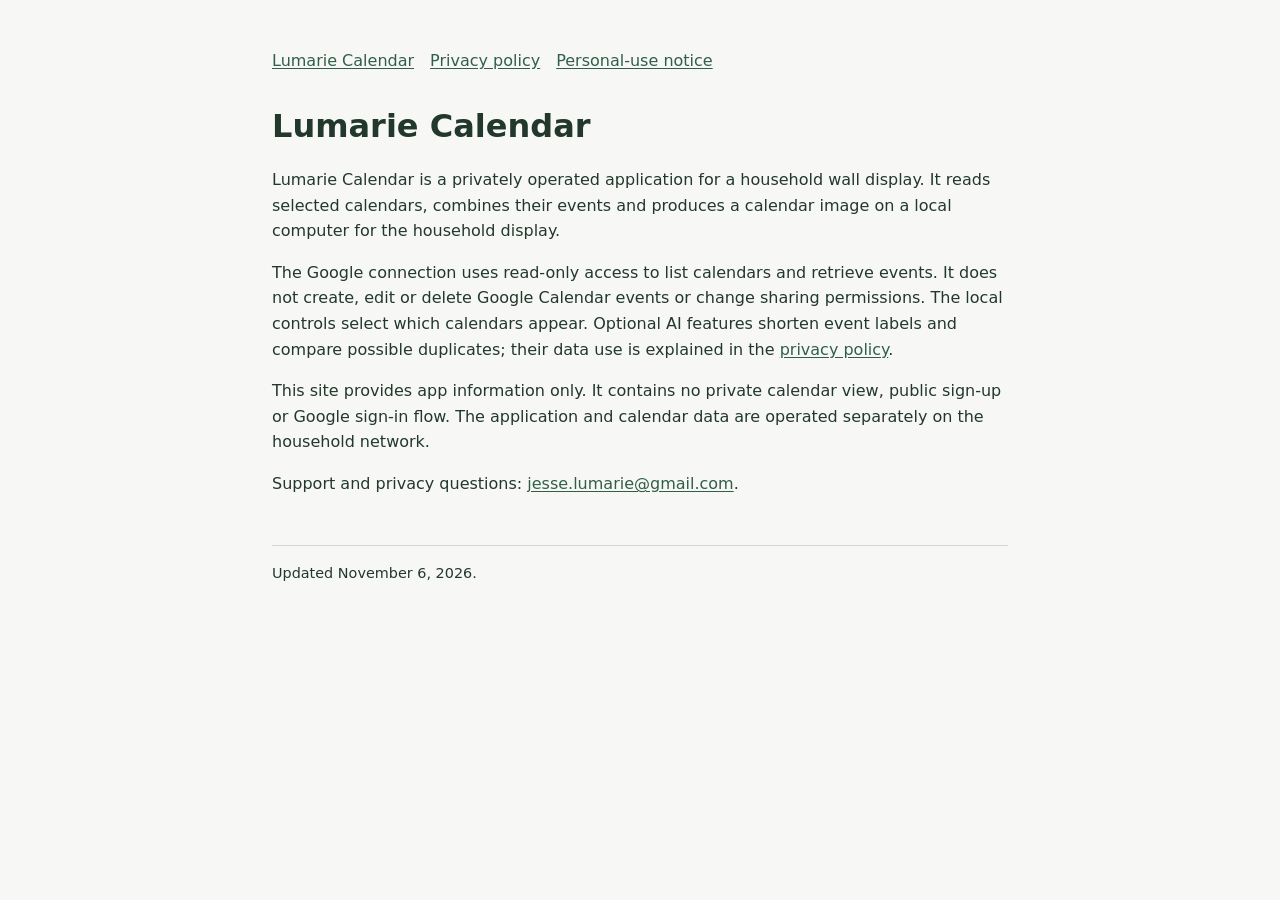
<file: index.html>
<!doctype html>
<html lang="en">
<head>
  <meta charset="utf-8">
  <meta name="viewport" content="width=device-width, initial-scale=1">
  <meta name="referrer" content="no-referrer">
  <meta name="description" content="Information about Lumarie Calendar, a personal household wall-calendar application.">
  <title>Lumarie Calendar</title>
  <link rel="stylesheet" href="style.css">
</head>
<body>
  <nav aria-label="Main"><a href="index.html" aria-current="page">Lumarie Calendar</a><a href="privacy.html">Privacy policy</a><a href="personal-use.html">Personal-use notice</a></nav>
  <main>
    <h1>Lumarie Calendar</h1>
    <p>Lumarie Calendar is a privately operated application for a household wall display. It reads selected calendars, combines their events and produces a calendar image on a local computer for the household display.</p>
    <p>The Google connection uses read-only access to list calendars and retrieve events. It does not create, edit or delete Google Calendar events or change sharing permissions. The local controls select which calendars appear. Optional AI features shorten event labels and compare possible duplicates; their data use is explained in the <a href="privacy.html">privacy policy</a>.</p>
    <p>This site provides app information only. It contains no private calendar view, public sign-up or Google sign-in flow. The application and calendar data are operated separately on the household network.</p>
    <p>Support and privacy questions: <a href="mailto:jesse.lumarie@gmail.com">jesse.lumarie@gmail.com</a>.</p>
  </main>
  <footer>Updated November 6, 2026.</footer>
</body>
</html>
</file>
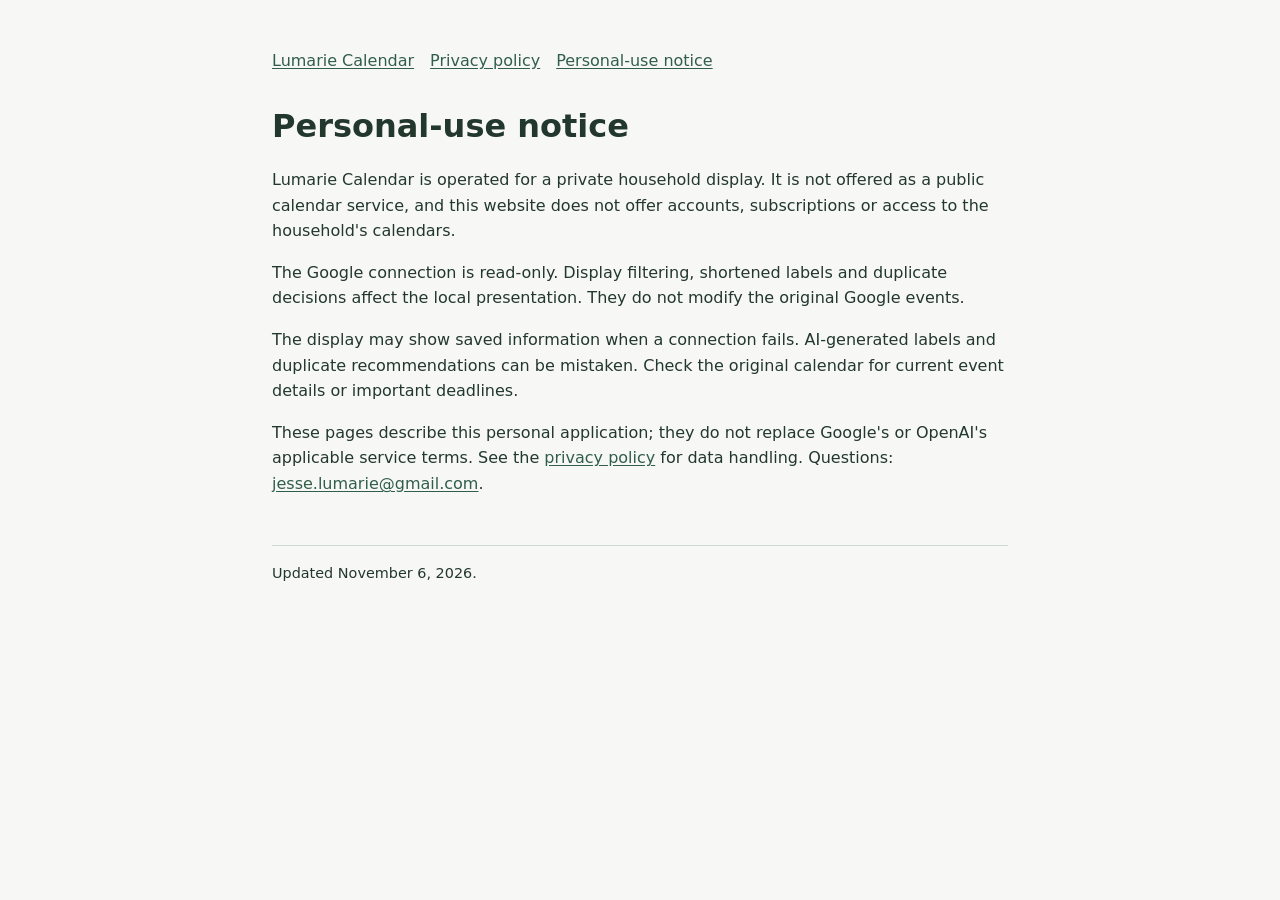
<file: personal-use.html>
<!doctype html>
<html lang="en">
<head>
  <meta charset="utf-8">
  <meta name="viewport" content="width=device-width, initial-scale=1">
  <meta name="referrer" content="no-referrer">
  <meta name="description" content="Personal-use notice for the private Lumarie Calendar application.">
  <title>Personal-use notice — Lumarie Calendar</title>
  <link rel="stylesheet" href="style.css">
</head>
<body>
  <nav aria-label="Main"><a href="index.html">Lumarie Calendar</a><a href="privacy.html">Privacy policy</a><a href="personal-use.html" aria-current="page">Personal-use notice</a></nav>
  <main>
    <h1>Personal-use notice</h1>
    <p>Lumarie Calendar is operated for a private household display. It is not offered as a public calendar service, and this website does not offer accounts, subscriptions or access to the household's calendars.</p>
    <p>The Google connection is read-only. Display filtering, shortened labels and duplicate decisions affect the local presentation. They do not modify the original Google events.</p>
    <p>The display may show saved information when a connection fails. AI-generated labels and duplicate recommendations can be mistaken. Check the original calendar for current event details or important deadlines.</p>
    <p>These pages describe this personal application; they do not replace Google's or OpenAI's applicable service terms. See the <a href="privacy.html">privacy policy</a> for data handling. Questions: <a href="mailto:jesse.lumarie@gmail.com">jesse.lumarie@gmail.com</a>.</p>
  </main>
  <footer>Updated November 6, 2026.</footer>
</body>
</html>
</file>
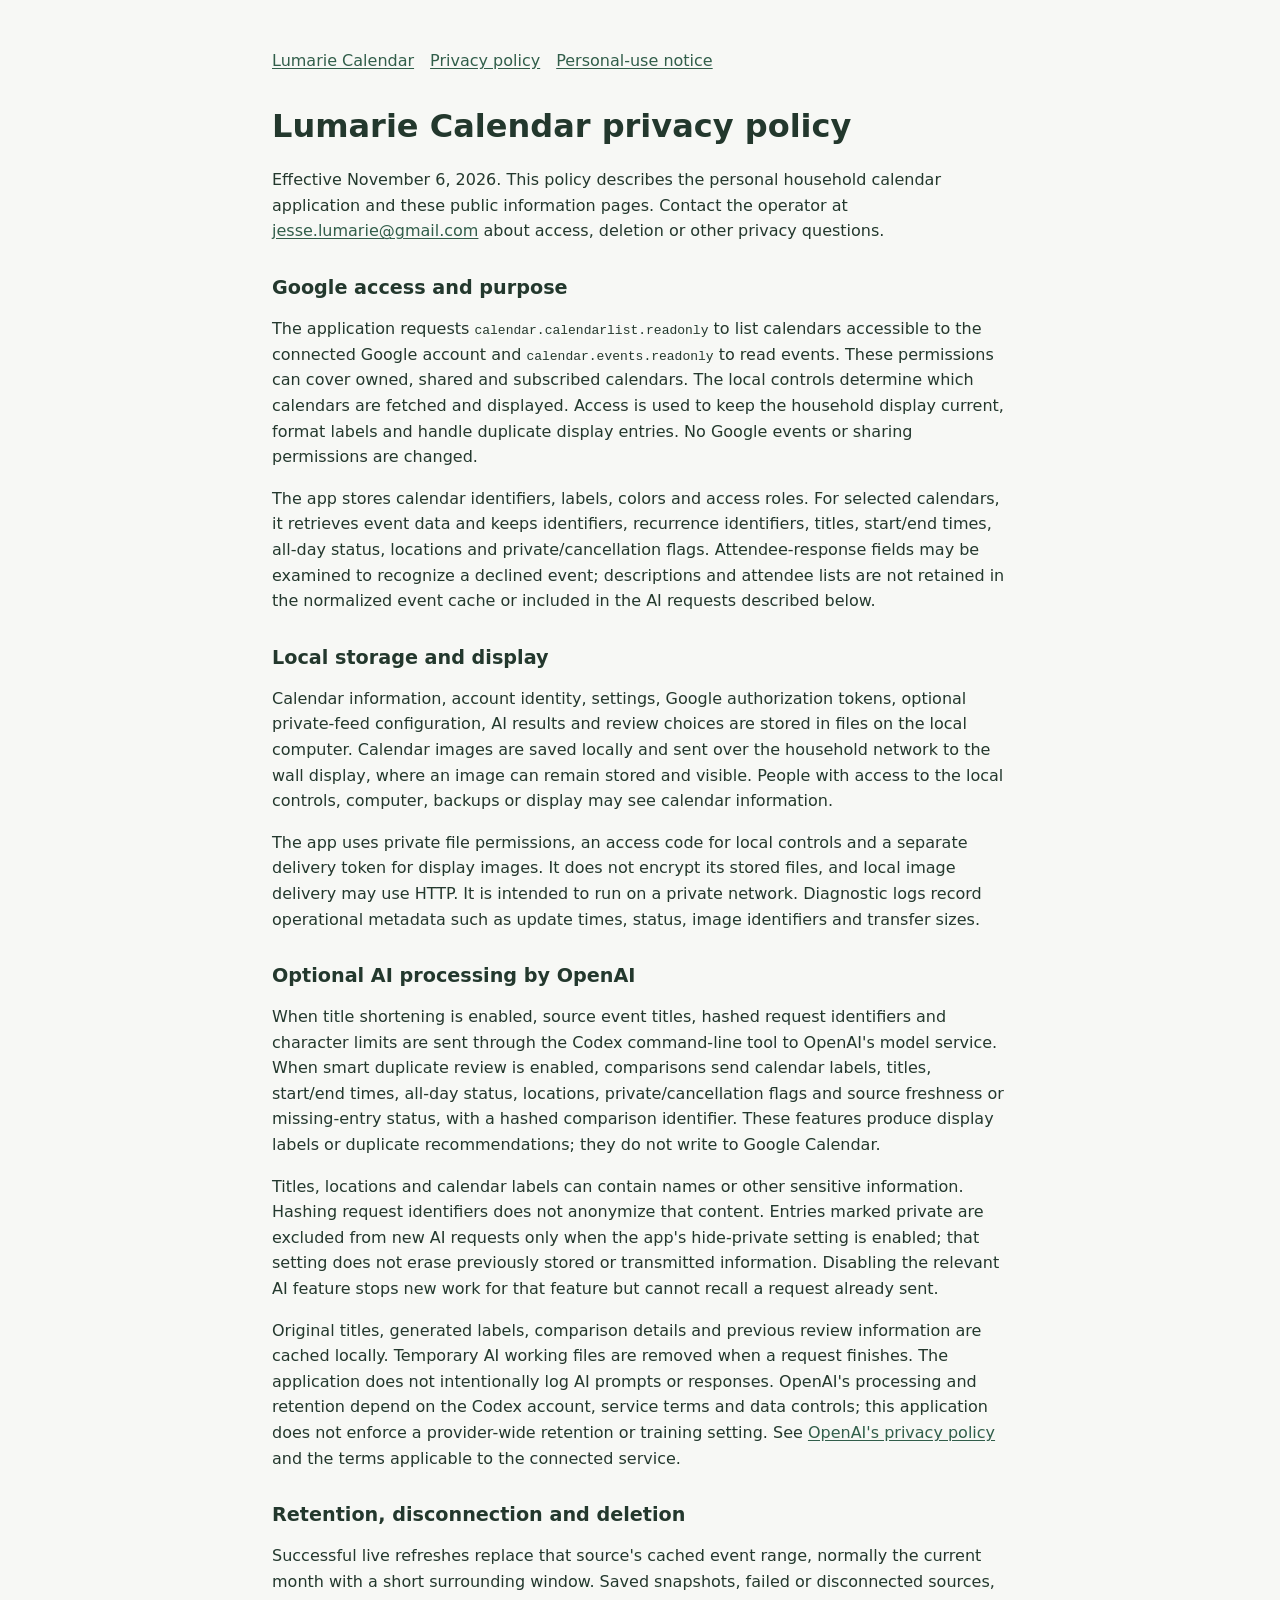
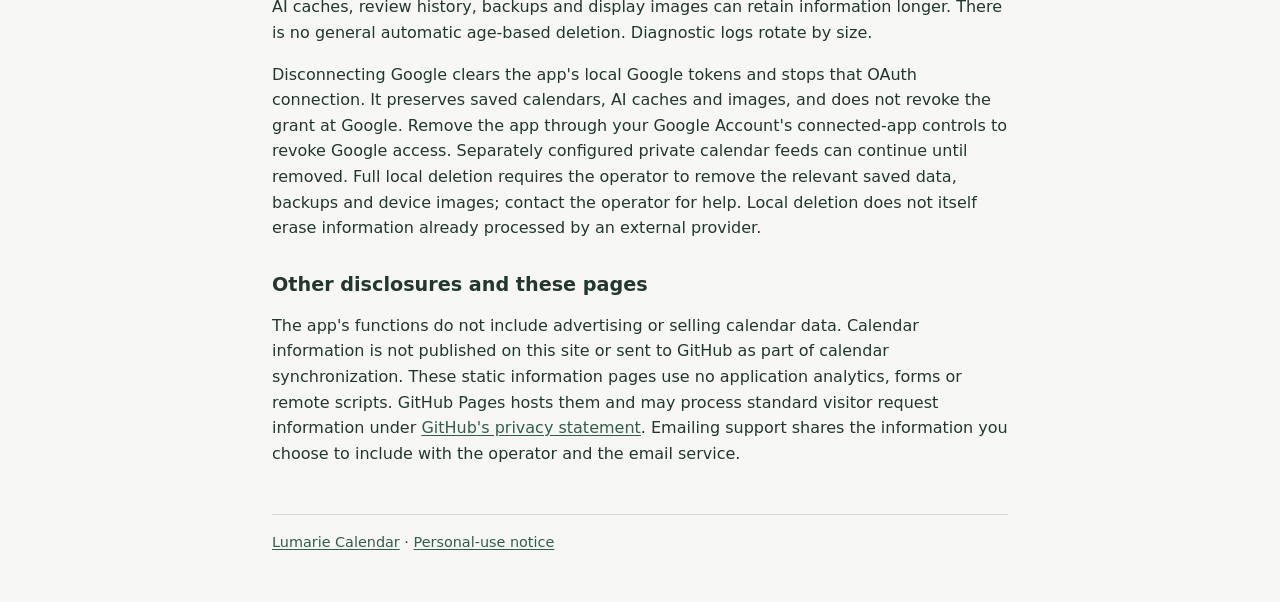
<file: privacy.html>
<!doctype html>
<html lang="en">
<head>
  <meta charset="utf-8">
  <meta name="viewport" content="width=device-width, initial-scale=1">
  <meta name="referrer" content="no-referrer">
  <meta name="description" content="How Lumarie Calendar accesses, uses, stores and shares calendar information.">
  <title>Privacy policy — Lumarie Calendar</title>
  <link rel="stylesheet" href="style.css">
</head>
<body>
  <nav aria-label="Main"><a href="index.html">Lumarie Calendar</a><a href="privacy.html" aria-current="page">Privacy policy</a><a href="personal-use.html">Personal-use notice</a></nav>
  <main>
    <h1>Lumarie Calendar privacy policy</h1>
    <p>Effective November 6, 2026. This policy describes the personal household calendar application and these public information pages. Contact the operator at <a href="mailto:jesse.lumarie@gmail.com">jesse.lumarie@gmail.com</a> about access, deletion or other privacy questions.</p>

    <h2>Google access and purpose</h2>
    <p>The application requests <code>calendar.calendarlist.readonly</code> to list calendars accessible to the connected Google account and <code>calendar.events.readonly</code> to read events. These permissions can cover owned, shared and subscribed calendars. The local controls determine which calendars are fetched and displayed. Access is used to keep the household display current, format labels and handle duplicate display entries. No Google events or sharing permissions are changed.</p>
    <p>The app stores calendar identifiers, labels, colors and access roles. For selected calendars, it retrieves event data and keeps identifiers, recurrence identifiers, titles, start/end times, all-day status, locations and private/cancellation flags. Attendee-response fields may be examined to recognize a declined event; descriptions and attendee lists are not retained in the normalized event cache or included in the AI requests described below.</p>

    <h2>Local storage and display</h2>
    <p>Calendar information, account identity, settings, Google authorization tokens, optional private-feed configuration, AI results and review choices are stored in files on the local computer. Calendar images are saved locally and sent over the household network to the wall display, where an image can remain stored and visible. People with access to the local controls, computer, backups or display may see calendar information.</p>
    <p>The app uses private file permissions, an access code for local controls and a separate delivery token for display images. It does not encrypt its stored files, and local image delivery may use HTTP. It is intended to run on a private network. Diagnostic logs record operational metadata such as update times, status, image identifiers and transfer sizes.</p>

    <h2>Optional AI processing by OpenAI</h2>
    <p>When title shortening is enabled, source event titles, hashed request identifiers and character limits are sent through the Codex command-line tool to OpenAI's model service. When smart duplicate review is enabled, comparisons send calendar labels, titles, start/end times, all-day status, locations, private/cancellation flags and source freshness or missing-entry status, with a hashed comparison identifier. These features produce display labels or duplicate recommendations; they do not write to Google Calendar.</p>
    <p>Titles, locations and calendar labels can contain names or other sensitive information. Hashing request identifiers does not anonymize that content. Entries marked private are excluded from new AI requests only when the app's hide-private setting is enabled; that setting does not erase previously stored or transmitted information. Disabling the relevant AI feature stops new work for that feature but cannot recall a request already sent.</p>
    <p>Original titles, generated labels, comparison details and previous review information are cached locally. Temporary AI working files are removed when a request finishes. The application does not intentionally log AI prompts or responses. OpenAI's processing and retention depend on the Codex account, service terms and data controls; this application does not enforce a provider-wide retention or training setting. See <a href="https://openai.com/policies/privacy-policy/">OpenAI's privacy policy</a> and the terms applicable to the connected service.</p>

    <h2>Retention, disconnection and deletion</h2>
    <p>Successful live refreshes replace that source's cached event range, normally the current month with a short surrounding window. Saved snapshots, failed or disconnected sources, AI caches, review history, backups and display images can retain information longer. There is no general automatic age-based deletion. Diagnostic logs rotate by size.</p>
    <p>Disconnecting Google clears the app's local Google tokens and stops that OAuth connection. It preserves saved calendars, AI caches and images, and does not revoke the grant at Google. Remove the app through your Google Account's connected-app controls to revoke Google access. Separately configured private calendar feeds can continue until removed. Full local deletion requires the operator to remove the relevant saved data, backups and device images; contact the operator for help. Local deletion does not itself erase information already processed by an external provider.</p>

    <h2>Other disclosures and these pages</h2>
    <p>The app's functions do not include advertising or selling calendar data. Calendar information is not published on this site or sent to GitHub as part of calendar synchronization. These static information pages use no application analytics, forms or remote scripts. GitHub Pages hosts them and may process standard visitor request information under <a href="https://docs.github.com/en/site-policy/privacy-policies/github-general-privacy-statement">GitHub's privacy statement</a>. Emailing support shares the information you choose to include with the operator and the email service.</p>
  </main>
  <footer><a href="index.html">Lumarie Calendar</a> · <a href="personal-use.html">Personal-use notice</a></footer>
</body>
</html>
</file>
<file: style.css>
:root { color-scheme: light; font-family: system-ui, sans-serif; color: #23382d; background: #f7f8f5; }
body { max-width: 46rem; margin: 3rem auto; padding: 0 1.25rem; line-height: 1.6; }
nav { display: flex; flex-wrap: wrap; gap: 1rem; margin-bottom: 2rem; }
a { color: #315e4a; text-underline-offset: .15em; }
h1, h2 { line-height: 1.25; }
h2 { margin-top: 2rem; font-size: 1.2rem; }
li { margin: .4rem 0; }
footer { margin-top: 3rem; border-top: 1px solid #d2d9d0; padding-top: 1rem; font-size: .9rem; }
code { overflow-wrap: anywhere; }
</file>
